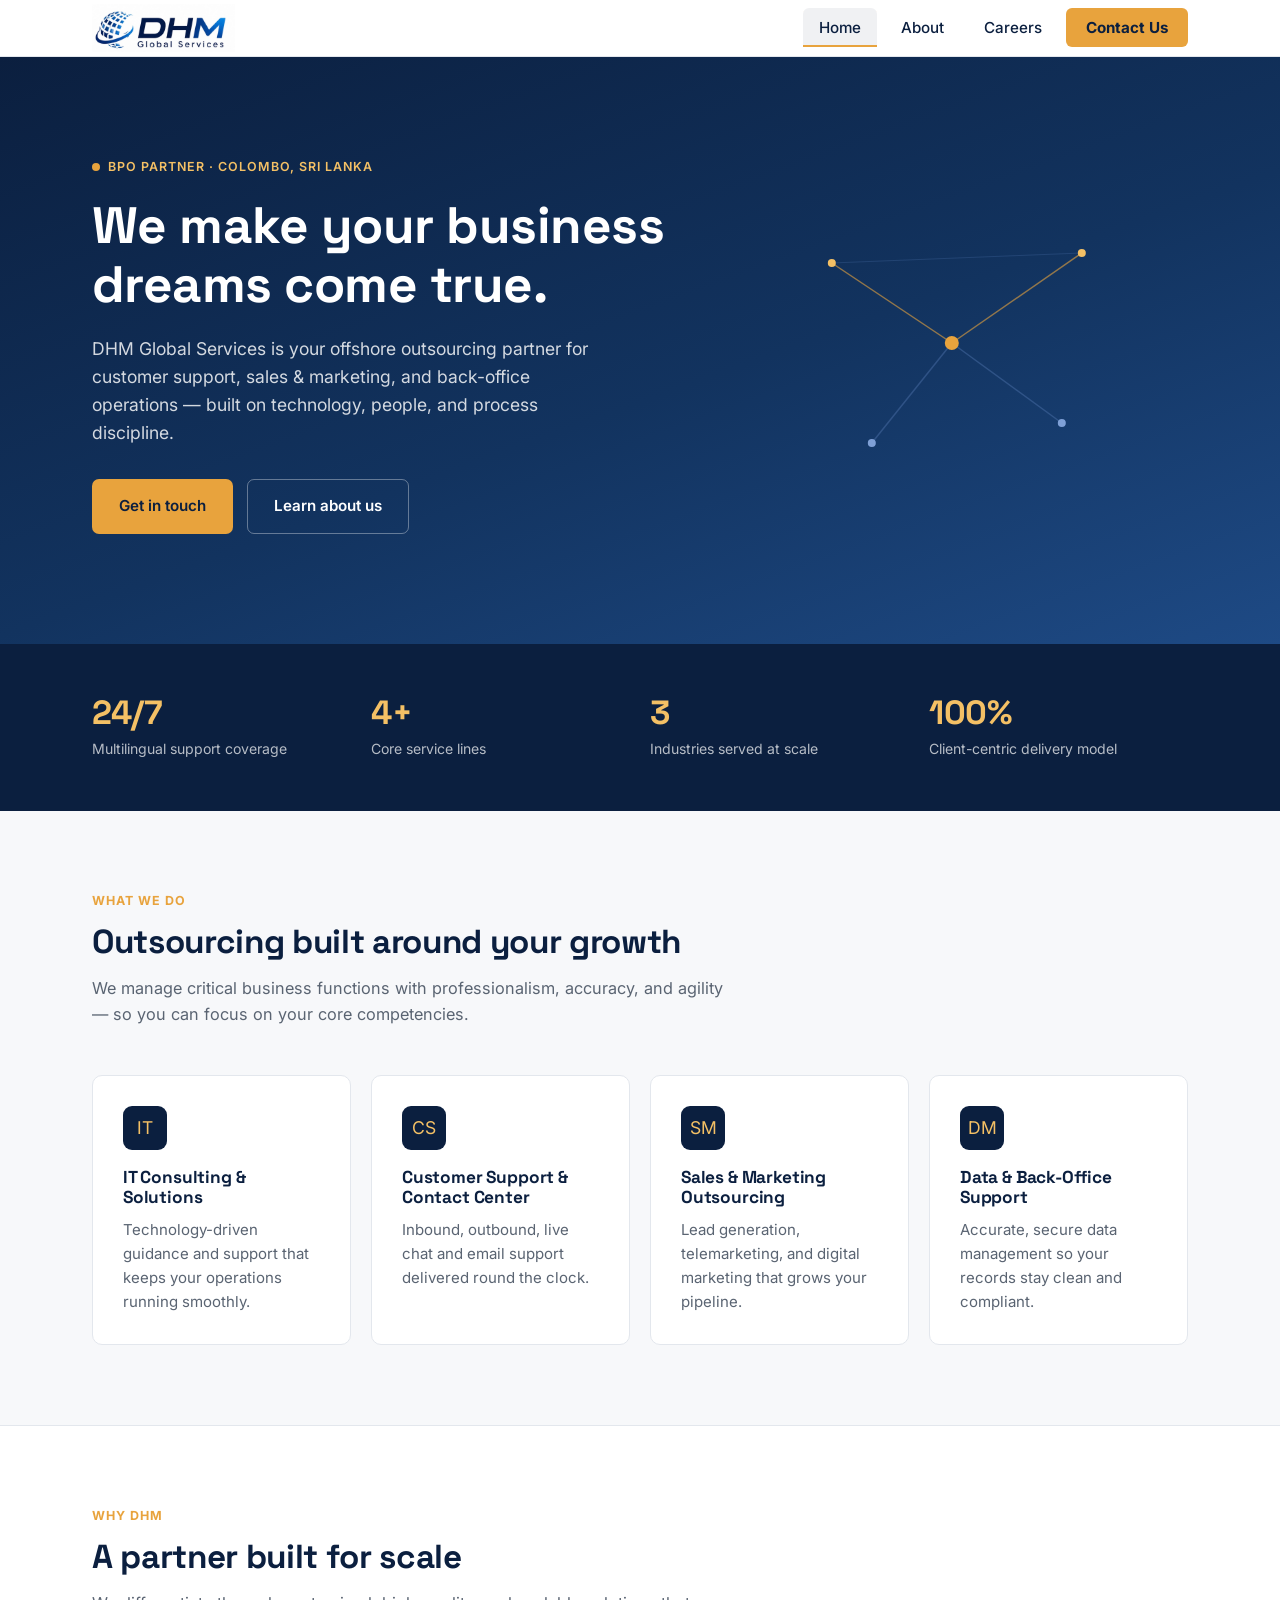
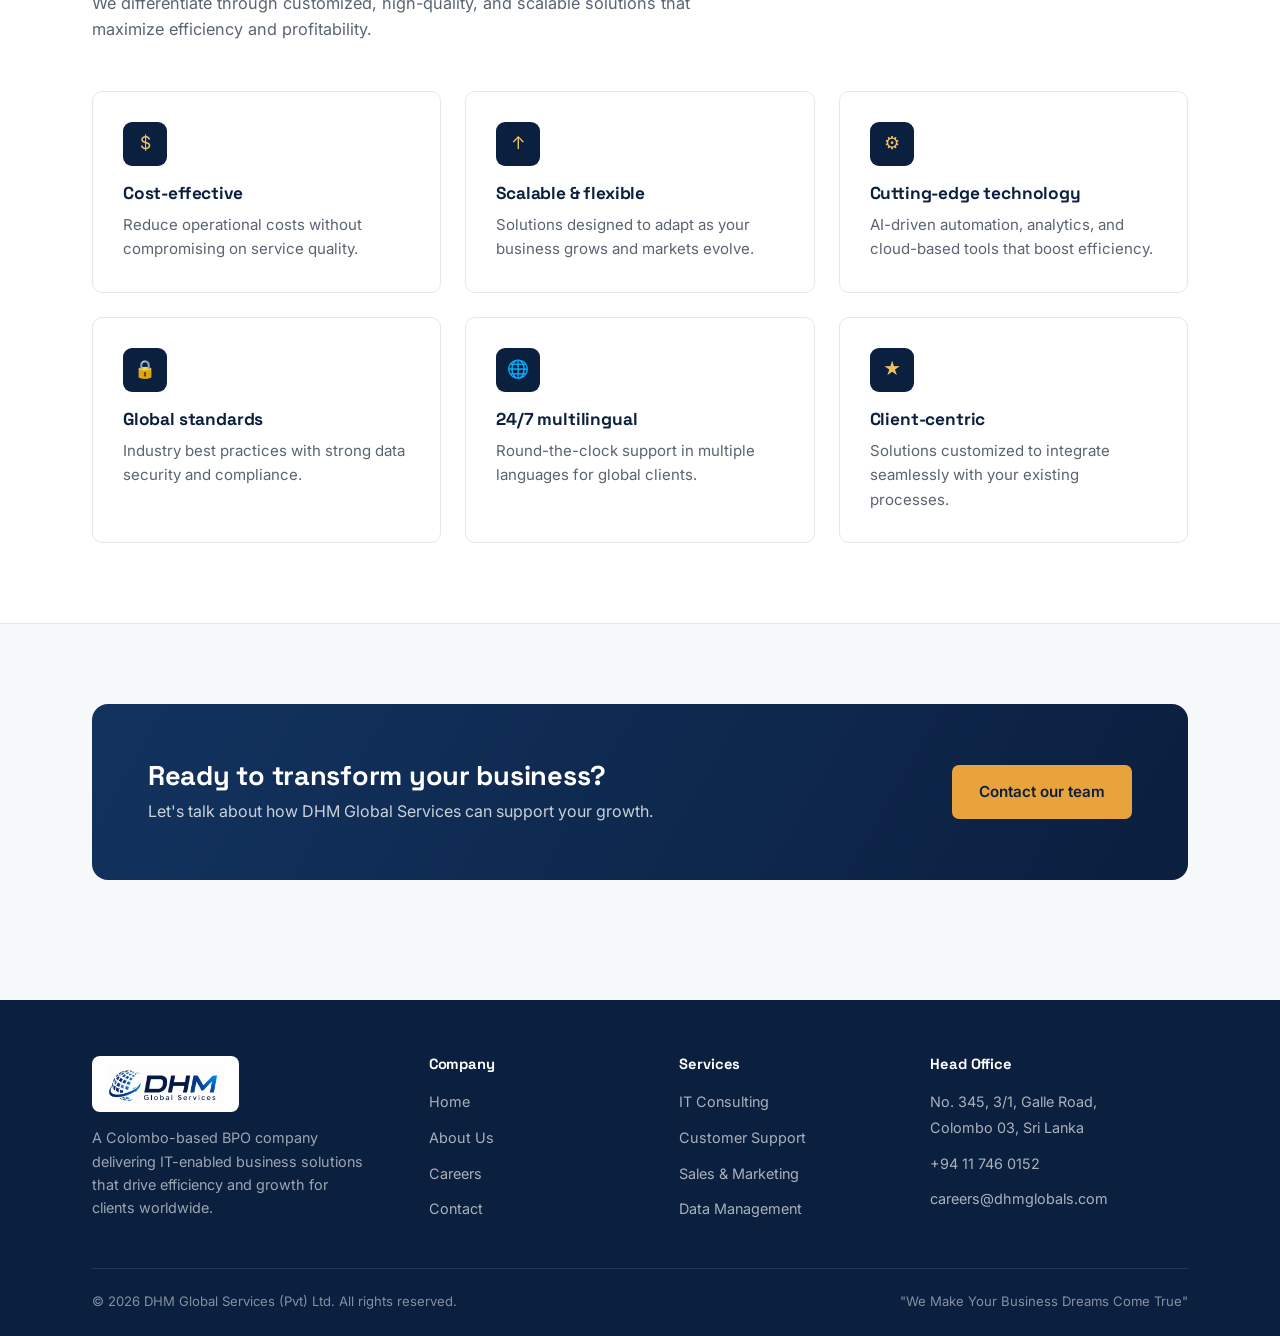
<file: index.html>
<!DOCTYPE html>
<html lang="en">
<head>
<meta charset="UTF-8">
<meta name="viewport" content="width=device-width, initial-scale=1.0">
<title>DHM Global Services (Pvt) Ltd | Business Process Outsourcing, Colombo</title>
<meta name="description" content="DHM Global Services (Pvt) Ltd is a Colombo-based BPO company delivering IT-enabled customer support, sales & marketing outsourcing, and back-office solutions worldwide.">
<link rel="preconnect" href="https://fonts.googleapis.com">
<link href="https://fonts.googleapis.com/css2?family=Space+Grotesk:wght@500;600;700&family=Inter:wght@400;500;600;700&display=swap" rel="stylesheet">
<link rel="stylesheet" href="/styles.css">
</head>
<body>

<header class="site-header">
  <div class="nav-wrap">
    <a href="/" class="logo">
      <img src="/logo.png" alt="DHM Global Services">
    </a>
    <button class="menu-toggle" aria-label="Toggle menu">&#9776;</button>
    <nav class="main-nav">
      <ul>
        <li><a href="/" class="active">Home</a></li>
        <li><a href="/about/">About</a></li>
        <li><a href="/careers/">Careers</a></li>
        <li><a href="/contact/" class="nav-cta">Contact Us</a></li>
      </ul>
    </nav>
  </div>
</header>

<section class="hero">
  <div class="container">
    <div class="hero-copy">
      <span class="hero-eyebrow">BPO Partner &middot; Colombo, Sri Lanka</span>
      <h1>We make your business dreams come true.</h1>
      <p class="lead">DHM Global Services is your offshore outsourcing partner for customer support, sales &amp; marketing, and back-office operations &mdash; built on technology, people, and process discipline.</p>
      <div class="btn-row">
        <a href="/contact/" class="btn btn-primary">Get in touch</a>
        <a href="/about/" class="btn btn-outline">Learn about us</a>
      </div>
    </div>
    <div class="network-graphic" aria-hidden="true">
      <svg viewBox="0 0 400 340" fill="none">
        <line class="line-draw" x1="80" y1="90" x2="200" y2="170" stroke="#E8A33D" stroke-width="1.5" opacity="0.6"/>
        <line class="line-draw" x1="200" y1="170" x2="330" y2="80" stroke="#E8A33D" stroke-width="1.5" opacity="0.6"/>
        <line class="line-draw" x1="200" y1="170" x2="120" y2="270" stroke="#4A6FA5" stroke-width="1.5" opacity="0.5"/>
        <line class="line-draw" x1="200" y1="170" x2="310" y2="250" stroke="#4A6FA5" stroke-width="1.5" opacity="0.5"/>
        <line class="line-draw" x1="80" y1="90" x2="330" y2="80" stroke="#4A6FA5" stroke-width="1" opacity="0.3"/>
        <circle class="node" cx="200" cy="170" r="7" fill="#E8A33D"/>
        <circle class="node" cx="80" cy="90" r="4" fill="#F4C065"/>
        <circle class="node" cx="330" cy="80" r="4" fill="#F4C065"/>
        <circle class="node" cx="120" cy="270" r="4" fill="#7FA0D6"/>
        <circle class="node" cx="310" cy="250" r="4" fill="#7FA0D6"/>
      </svg>
    </div>
  </div>
</section>

<div class="stats-strip">
  <div class="container grid-4">
    <div class="stat"><h3>24/7</h3><p>Multilingual support coverage</p></div>
    <div class="stat"><h3>4+</h3><p>Core service lines</p></div>
    <div class="stat"><h3>3</h3><p>Industries served at scale</p></div>
    <div class="stat"><h3>100%</h3><p>Client-centric delivery model</p></div>
  </div>
</div>

<section>
  <div class="container">
    <div class="section-head">
      <span class="eyebrow">What we do</span>
      <h2>Outsourcing built around your growth</h2>
      <p>We manage critical business functions with professionalism, accuracy, and agility &mdash; so you can focus on your core competencies.</p>
    </div>
    <div class="grid-4">
      <div class="card">
        <div class="icon-badge">IT</div>
        <h3>IT Consulting &amp; Solutions</h3>
        <p>Technology-driven guidance and support that keeps your operations running smoothly.</p>
      </div>
      <div class="card">
        <div class="icon-badge">CS</div>
        <h3>Customer Support &amp; Contact Center</h3>
        <p>Inbound, outbound, live chat and email support delivered round the clock.</p>
      </div>
      <div class="card">
        <div class="icon-badge">SM</div>
        <h3>Sales &amp; Marketing Outsourcing</h3>
        <p>Lead generation, telemarketing, and digital marketing that grows your pipeline.</p>
      </div>
      <div class="card">
        <div class="icon-badge">DM</div>
        <h3>Data &amp; Back-Office Support</h3>
        <p>Accurate, secure data management so your records stay clean and compliant.</p>
      </div>
    </div>
  </div>
</section>

<section class="section-alt">
  <div class="container">
    <div class="section-head">
      <span class="eyebrow">Why DHM</span>
      <h2>A partner built for scale</h2>
      <p>We differentiate through customized, high-quality, and scalable solutions that maximize efficiency and profitability.</p>
    </div>
    <div class="grid-3">
      <div class="card">
        <div class="icon-badge">$</div>
        <h3>Cost-effective</h3>
        <p>Reduce operational costs without compromising on service quality.</p>
      </div>
      <div class="card">
        <div class="icon-badge">&#8593;</div>
        <h3>Scalable &amp; flexible</h3>
        <p>Solutions designed to adapt as your business grows and markets evolve.</p>
      </div>
      <div class="card">
        <div class="icon-badge">&#9881;</div>
        <h3>Cutting-edge technology</h3>
        <p>AI-driven automation, analytics, and cloud-based tools that boost efficiency.</p>
      </div>
      <div class="card">
        <div class="icon-badge">&#128274;</div>
        <h3>Global standards</h3>
        <p>Industry best practices with strong data security and compliance.</p>
      </div>
      <div class="card">
        <div class="icon-badge">&#127760;</div>
        <h3>24/7 multilingual</h3>
        <p>Round-the-clock support in multiple languages for global clients.</p>
      </div>
      <div class="card">
        <div class="icon-badge">&#9733;</div>
        <h3>Client-centric</h3>
        <p>Solutions customized to integrate seamlessly with your existing processes.</p>
      </div>
    </div>
  </div>
</section>

<section>
  <div class="container">
    <div class="cta-band">
      <div>
        <h2>Ready to transform your business?</h2>
        <p>Let's talk about how DHM Global Services can support your growth.</p>
      </div>
      <a href="/contact/" class="btn btn-primary">Contact our team</a>
    </div>
  </div>
</section>

<footer class="site-footer">
  <div class="container">
    <div class="footer-grid">
      <div class="footer-brand">
        <a href="/" class="logo">
          <img src="/logo.png" alt="DHM Global Services">
        </a>
        <p>A Colombo-based BPO company delivering IT-enabled business solutions that drive efficiency and growth for clients worldwide.</p>
      </div>
      <div class="footer-col">
        <h4>Company</h4>
        <ul>
          <li><a href="/">Home</a></li>
          <li><a href="/about/">About Us</a></li>
          <li><a href="/careers/">Careers</a></li>
          <li><a href="/contact/">Contact</a></li>
        </ul>
      </div>
      <div class="footer-col">
        <h4>Services</h4>
        <ul>
          <li><a href="/about/#services">IT Consulting</a></li>
          <li><a href="/about/#services">Customer Support</a></li>
          <li><a href="/about/#services">Sales &amp; Marketing</a></li>
          <li><a href="/about/#services">Data Management</a></li>
        </ul>
      </div>
      <div class="footer-col">
        <h4>Head Office</h4>
        <ul>
          <li><a href="/contact/">No. 345, 3/1, Galle Road,<br>Colombo 03, Sri Lanka</a></li>
          <li><a href="tel:117460152">+94 11 746 0152</a></li>
          <li><a href="mailto:careers@dhmglobals.com">careers@dhmglobals.com</a></li>
        </ul>
      </div>
    </div>
    <div class="footer-bottom">
      <span>&copy; 2026 DHM Global Services (Pvt) Ltd. All rights reserved.</span>
      <span>"We Make Your Business Dreams Come True"</span>
    </div>
  </div>
</footer>

<script src="/script.js"></script>
</body>
</html>
</file>
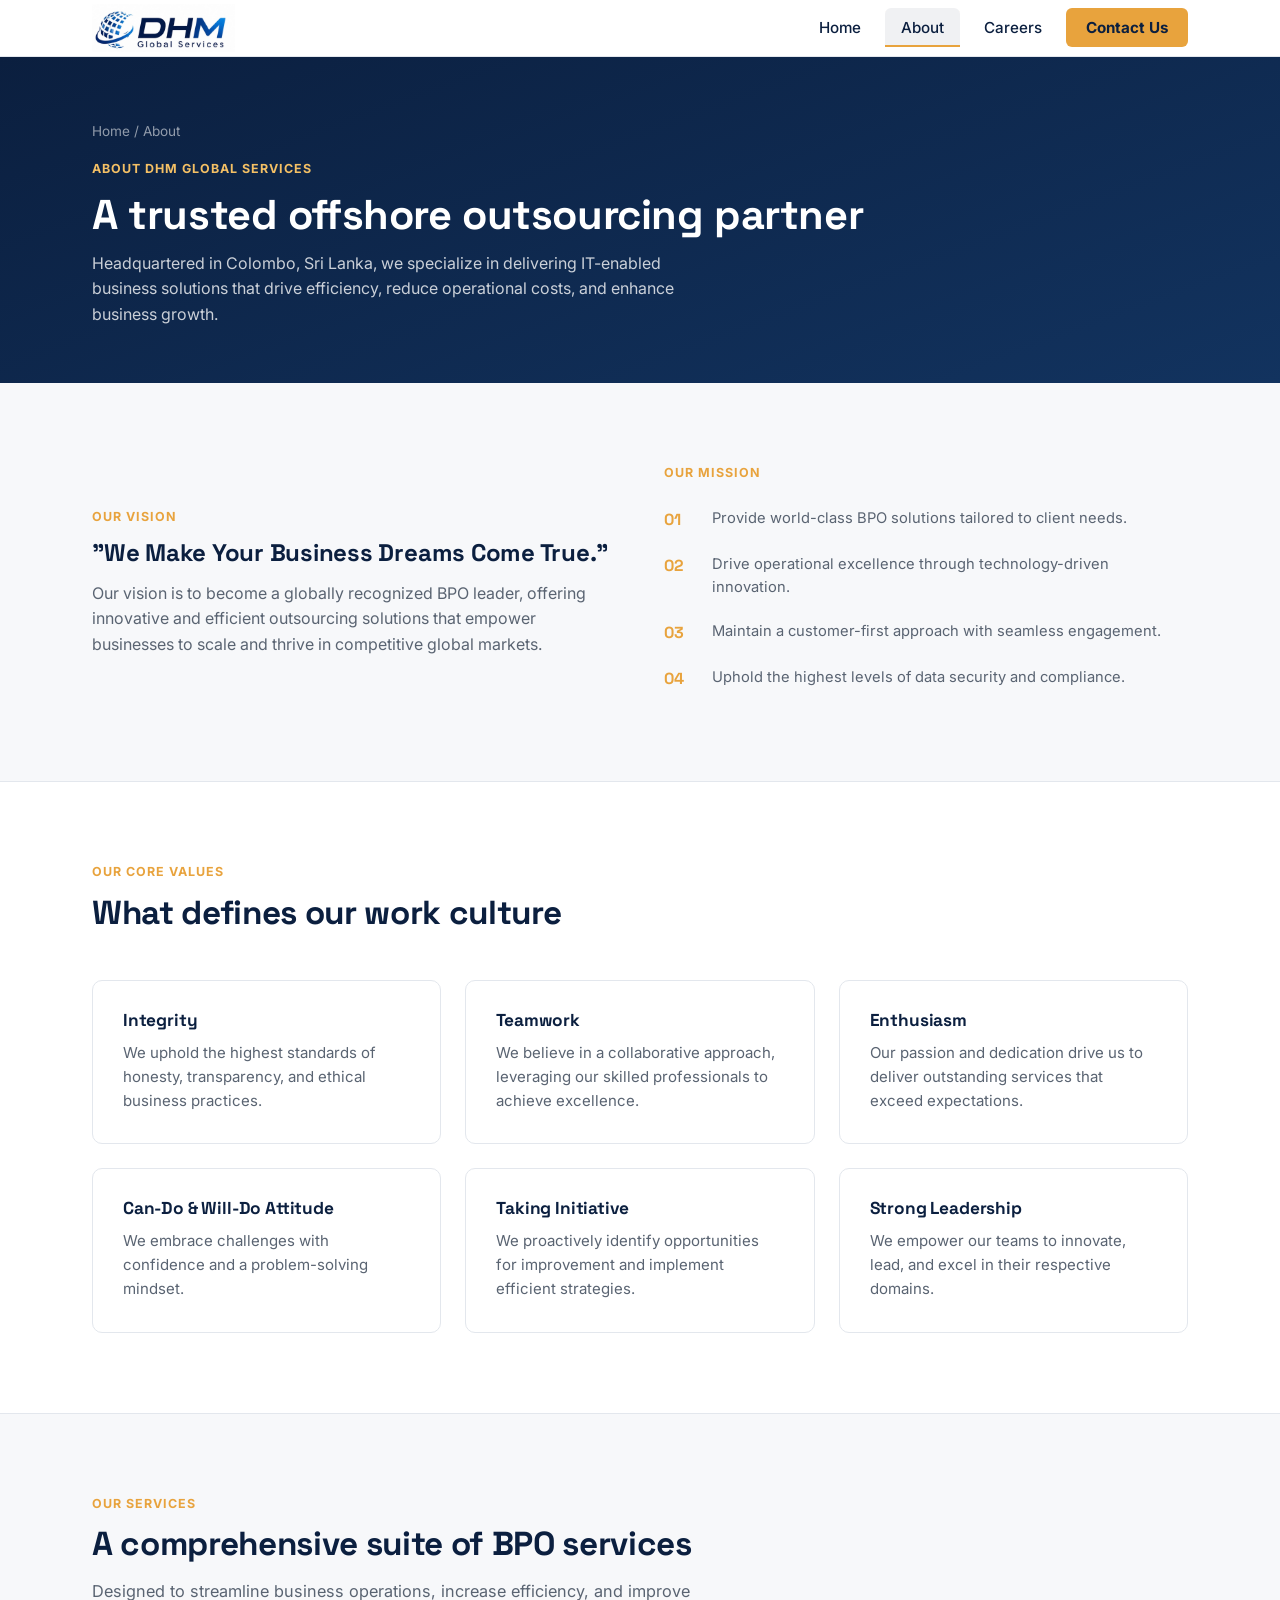
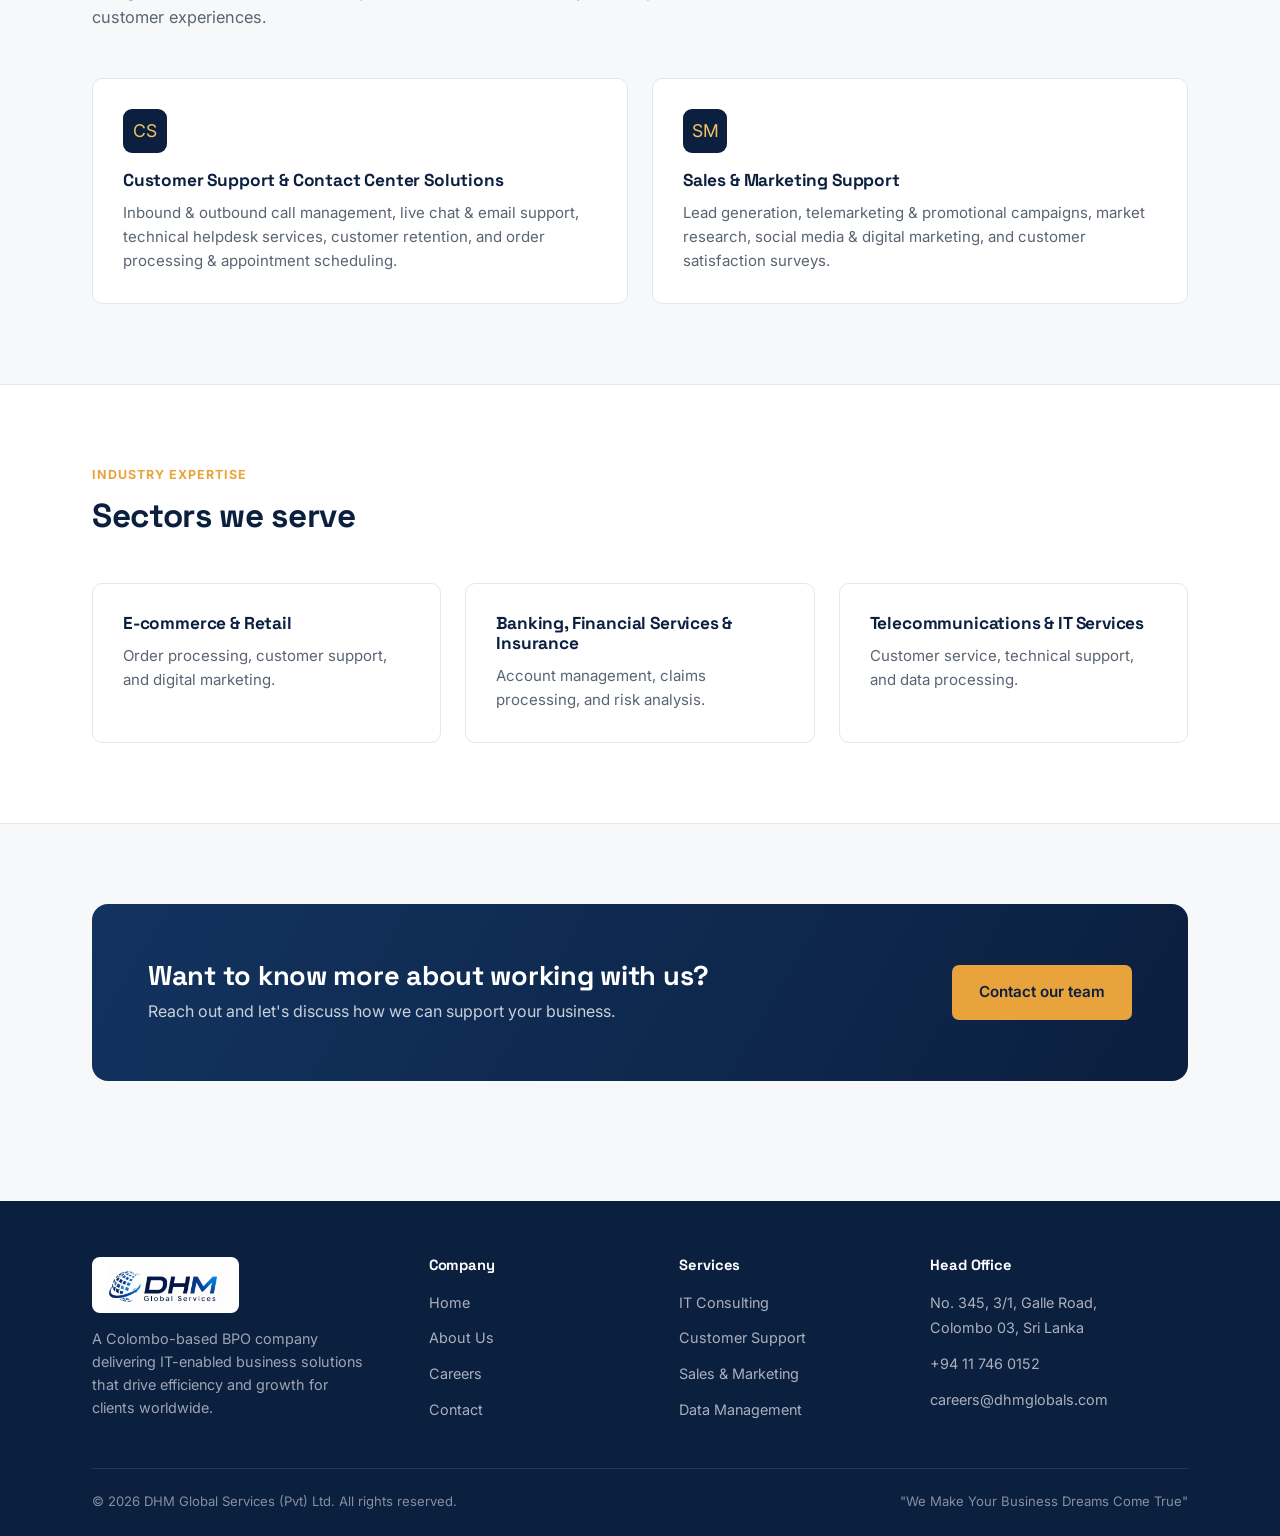
<file: about/index.html>
<!DOCTYPE html>
<html lang="en">
<head>
<meta charset="UTF-8">
<meta name="viewport" content="width=device-width, initial-scale=1.0">
<title>About Us | DHM Global Services (Pvt) Ltd</title>
<meta name="description" content="Learn about DHM Global Services' vision, mission, core values and services as a leading BPO company based in Colombo, Sri Lanka.">
<link rel="preconnect" href="https://fonts.googleapis.com">
<link href="https://fonts.googleapis.com/css2?family=Space+Grotesk:wght@500;600;700&family=Inter:wght@400;500;600;700&display=swap" rel="stylesheet">
<link rel="stylesheet" href="/styles.css">
</head>
<body>

<header class="site-header">
  <div class="nav-wrap">
    <a href="/" class="logo">
      <img src="/logo.png" alt="DHM Global Services">
    </a>
    <button class="menu-toggle" aria-label="Toggle menu">&#9776;</button>
    <nav class="main-nav">
      <ul>
        <li><a href="/">Home</a></li>
        <li><a href="/about/" class="active">About</a></li>
        <li><a href="/careers/">Careers</a></li>
        <li><a href="/contact/" class="nav-cta">Contact Us</a></li>
      </ul>
    </nav>
  </div>
</header>

<section class="page-hero">
  <div class="container">
    <div class="breadcrumb"><a href="/">Home</a> / About</div>
    <span class="eyebrow">About DHM Global Services</span>
    <h1>A trusted offshore outsourcing partner</h1>
    <p>Headquartered in Colombo, Sri Lanka, we specialize in delivering IT-enabled business solutions that drive efficiency, reduce operational costs, and enhance business growth.</p>
  </div>
</section>

<section>
  <div class="container">
    <div class="about-hero-grid">
      <div>
        <span class="eyebrow">Our vision</span>
        <h2>"We Make Your Business Dreams Come True."</h2>
        <p style="color:var(--text-muted);margin-top:14px;">Our vision is to become a globally recognized BPO leader, offering innovative and efficient outsourcing solutions that empower businesses to scale and thrive in competitive global markets.</p>
      </div>
      <div>
        <span class="eyebrow">Our mission</span>
        <ul style="margin-top:14px;">
          <li class="value-item" style="border:none;padding:10px 0;"><span class="num">01</span><p style="color:var(--text-muted);">Provide world-class BPO solutions tailored to client needs.</p></li>
          <li class="value-item" style="border:none;padding:10px 0;"><span class="num">02</span><p style="color:var(--text-muted);">Drive operational excellence through technology-driven innovation.</p></li>
          <li class="value-item" style="border:none;padding:10px 0;"><span class="num">03</span><p style="color:var(--text-muted);">Maintain a customer-first approach with seamless engagement.</p></li>
          <li class="value-item" style="border:none;padding:10px 0;"><span class="num">04</span><p style="color:var(--text-muted);">Uphold the highest levels of data security and compliance.</p></li>
        </ul>
      </div>
    </div>
  </div>
</section>

<section class="section-alt">
  <div class="container">
    <div class="section-head">
      <span class="eyebrow">Our core values</span>
      <h2>What defines our work culture</h2>
    </div>
    <div class="grid-3">
      <div class="card"><h3>Integrity</h3><p>We uphold the highest standards of honesty, transparency, and ethical business practices.</p></div>
      <div class="card"><h3>Teamwork</h3><p>We believe in a collaborative approach, leveraging our skilled professionals to achieve excellence.</p></div>
      <div class="card"><h3>Enthusiasm</h3><p>Our passion and dedication drive us to deliver outstanding services that exceed expectations.</p></div>
      <div class="card"><h3>Can-Do &amp; Will-Do Attitude</h3><p>We embrace challenges with confidence and a problem-solving mindset.</p></div>
      <div class="card"><h3>Taking Initiative</h3><p>We proactively identify opportunities for improvement and implement efficient strategies.</p></div>
      <div class="card"><h3>Strong Leadership</h3><p>We empower our teams to innovate, lead, and excel in their respective domains.</p></div>
    </div>
  </div>
</section>

<section id="services">
  <div class="container">
    <div class="section-head">
      <span class="eyebrow">Our services</span>
      <h2>A comprehensive suite of BPO services</h2>
      <p>Designed to streamline business operations, increase efficiency, and improve customer experiences.</p>
    </div>
    <div class="grid-2">
      <div class="card">
        <div class="icon-badge">CS</div>
        <h3>Customer Support &amp; Contact Center Solutions</h3>
        <p>Inbound &amp; outbound call management, live chat &amp; email support, technical helpdesk services, customer retention, and order processing &amp; appointment scheduling.</p>
      </div>
      <div class="card">
        <div class="icon-badge">SM</div>
        <h3>Sales &amp; Marketing Support</h3>
        <p>Lead generation, telemarketing &amp; promotional campaigns, market research, social media &amp; digital marketing, and customer satisfaction surveys.</p>
      </div>
    </div>
  </div>
</section>

<section class="section-alt">
  <div class="container">
    <div class="section-head">
      <span class="eyebrow">Industry expertise</span>
      <h2>Sectors we serve</h2>
    </div>
    <div class="grid-3">
      <div class="card">
        <h3>E-commerce &amp; Retail</h3>
        <p>Order processing, customer support, and digital marketing.</p>
      </div>
      <div class="card">
        <h3>Banking, Financial Services &amp; Insurance</h3>
        <p>Account management, claims processing, and risk analysis.</p>
      </div>
      <div class="card">
        <h3>Telecommunications &amp; IT Services</h3>
        <p>Customer service, technical support, and data processing.</p>
      </div>
    </div>
  </div>
</section>

<section>
  <div class="container">
    <div class="cta-band">
      <div>
        <h2>Want to know more about working with us?</h2>
        <p>Reach out and let's discuss how we can support your business.</p>
      </div>
      <a href="/contact/" class="btn btn-primary">Contact our team</a>
    </div>
  </div>
</section>

<footer class="site-footer">
  <div class="container">
    <div class="footer-grid">
      <div class="footer-brand">
        <a href="/" class="logo">
          <img src="/logo.png" alt="DHM Global Services">
        </a>
        <p>A Colombo-based BPO company delivering IT-enabled business solutions that drive efficiency and growth for clients worldwide.</p>
      </div>
      <div class="footer-col">
        <h4>Company</h4>
        <ul>
          <li><a href="/">Home</a></li>
          <li><a href="/about/">About Us</a></li>
          <li><a href="/careers/">Careers</a></li>
          <li><a href="/contact/">Contact</a></li>
        </ul>
      </div>
      <div class="footer-col">
        <h4>Services</h4>
        <ul>
          <li><a href="/about/#services">IT Consulting</a></li>
          <li><a href="/about/#services">Customer Support</a></li>
          <li><a href="/about/#services">Sales &amp; Marketing</a></li>
          <li><a href="/about/#services">Data Management</a></li>
        </ul>
      </div>
      <div class="footer-col">
        <h4>Head Office</h4>
        <ul>
          <li><a href="/contact/">No. 345, 3/1, Galle Road,<br>Colombo 03, Sri Lanka</a></li>
          <li><a href="tel:117460152">+94 11 746 0152</a></li>
          <li><a href="mailto:careers@dhmglobals.com">careers@dhmglobals.com</a></li>
        </ul>
      </div>
    </div>
    <div class="footer-bottom">
      <span>&copy; 2026 DHM Global Services (Pvt) Ltd. All rights reserved.</span>
      <span>"We Make Your Business Dreams Come True"</span>
    </div>
  </div>
</footer>

<script src="/script.js"></script>
</body>
</html>
</file>
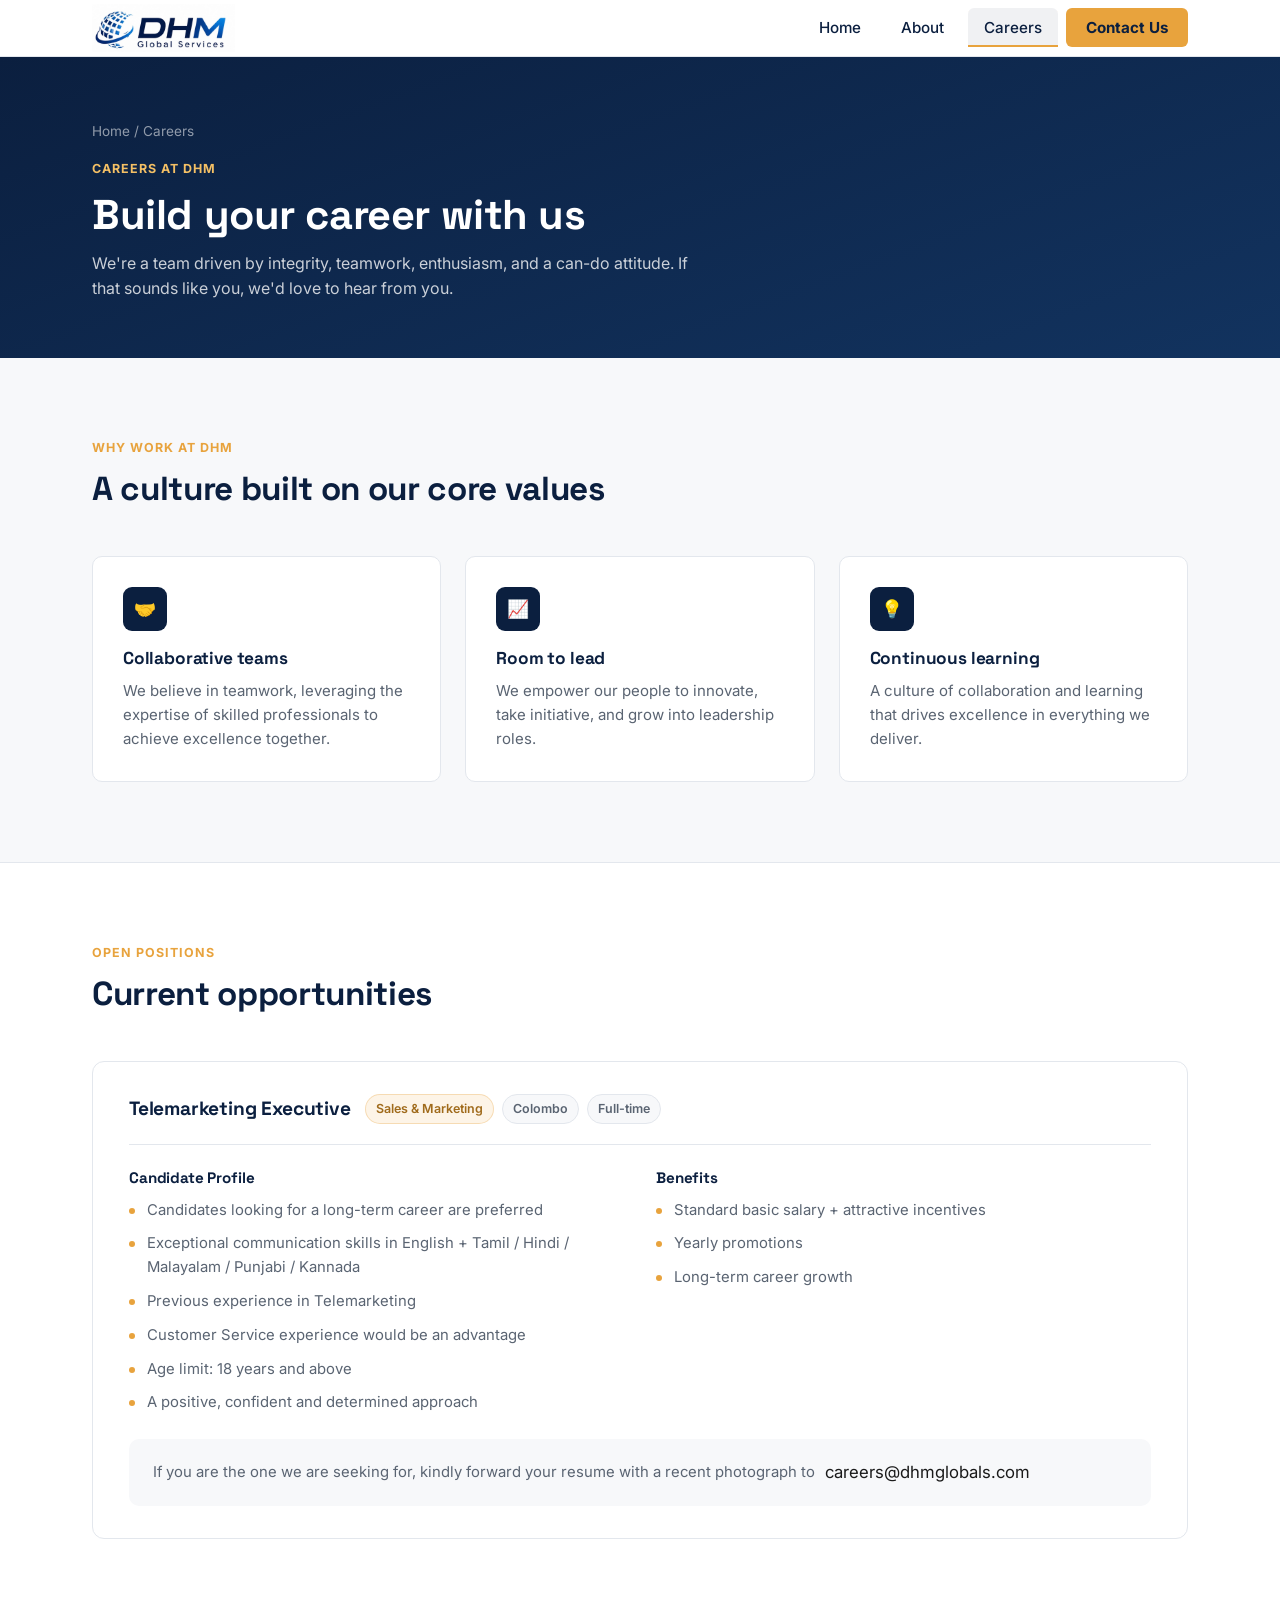
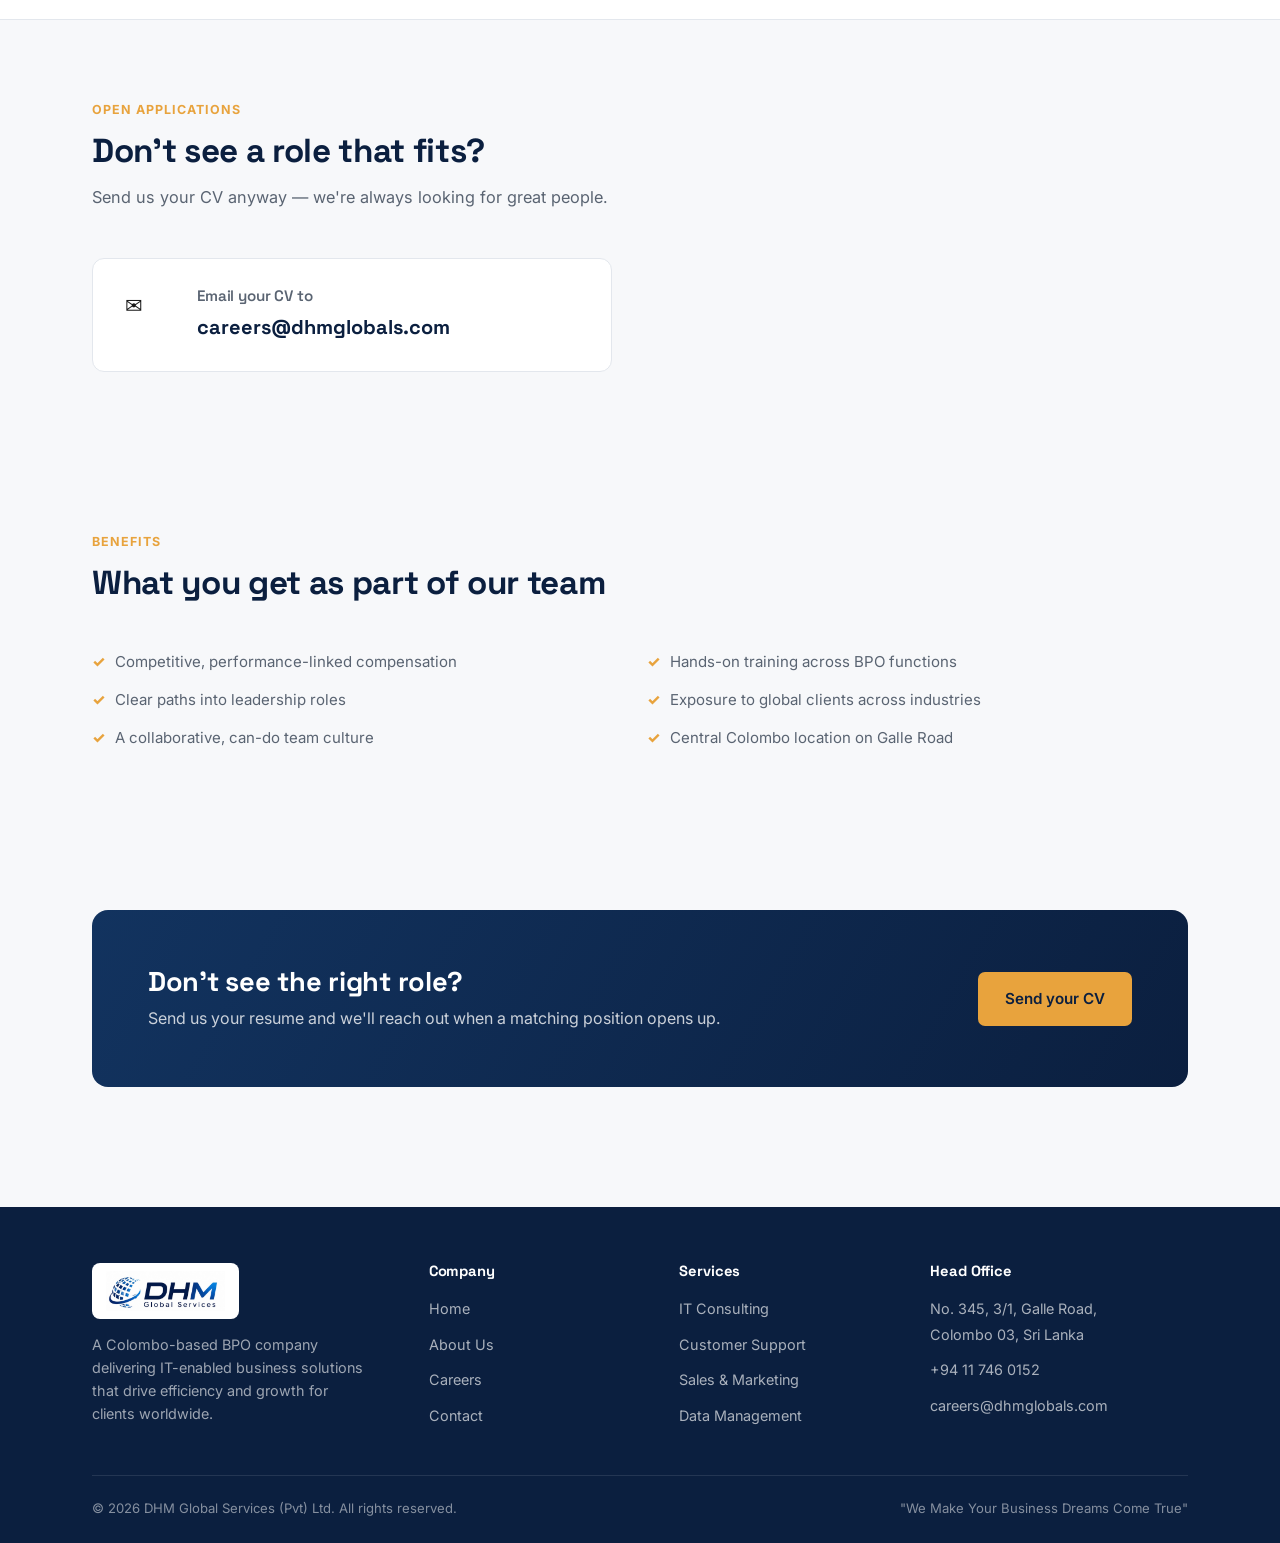
<file: careers/index.html>
<!DOCTYPE html>
<html lang="en">
<head>
<meta charset="UTF-8">
<meta name="viewport" content="width=device-width, initial-scale=1.0">
<title>Careers | DHM Global Services (Pvt) Ltd</title>
<meta name="description" content="Explore career opportunities at DHM Global Services, a growing BPO company in Colombo, Sri Lanka. Join a team driven by integrity, teamwork and innovation.">
<link rel="preconnect" href="https://fonts.googleapis.com">
<link href="https://fonts.googleapis.com/css2?family=Space+Grotesk:wght@500;600;700&family=Inter:wght@400;500;600;700&display=swap" rel="stylesheet">
<link rel="stylesheet" href="/styles.css">
</head>
<body>

<header class="site-header">
  <div class="nav-wrap">
    <a href="/" class="logo">
      <img src="/logo.png" alt="DHM Global Services">
    </a>
    <button class="menu-toggle" aria-label="Toggle menu">&#9776;</button>
    <nav class="main-nav">
      <ul>
        <li><a href="/">Home</a></li>
        <li><a href="/about/">About</a></li>
        <li><a href="/careers/" class="active">Careers</a></li>
        <li><a href="/contact/" class="nav-cta">Contact Us</a></li>
      </ul>
    </nav>
  </div>
</header>

<section class="page-hero">
  <div class="container">
    <div class="breadcrumb"><a href="/">Home</a> / Careers</div>
    <span class="eyebrow">Careers at DHM</span>
    <h1>Build your career with us</h1>
    <p>We're a team driven by integrity, teamwork, enthusiasm, and a can-do attitude. If that sounds like you, we'd love to hear from you.</p>
  </div>
</section>

<section>
  <div class="container">
    <div class="section-head">
      <span class="eyebrow">Why work at DHM</span>
      <h2>A culture built on our core values</h2>
    </div>
    <div class="grid-3">
      <div class="card">
        <div class="icon-badge">&#129309;</div>
        <h3>Collaborative teams</h3>
        <p>We believe in teamwork, leveraging the expertise of skilled professionals to achieve excellence together.</p>
      </div>
      <div class="card">
        <div class="icon-badge">&#128200;</div>
        <h3>Room to lead</h3>
        <p>We empower our people to innovate, take initiative, and grow into leadership roles.</p>
      </div>
      <div class="card">
        <div class="icon-badge">&#128161;</div>
        <h3>Continuous learning</h3>
        <p>A culture of collaboration and learning that drives excellence in everything we deliver.</p>
      </div>
    </div>
  </div>
</section>

<section class="section-alt">
  <div class="container">
    <div class="section-head">
      <span class="eyebrow">Open positions</span>
      <h2>Current opportunities</h2>
    </div>

    <div class="job-detail-card">
      <div class="job-detail-head">
        <h3>Telemarketing Executive</h3>
        <div class="job-tags">
          <span class="tag dept">Sales &amp; Marketing</span>
          <span class="tag">Colombo</span>
          <span class="tag">Full-time</span>
        </div>
      </div>

      <div class="job-detail-grid">
        <div>
          <h4>Candidate Profile</h4>
          <ul class="job-list">
            <li>Candidates looking for a long-term career are preferred</li>
            <li>Exceptional communication skills in English + Tamil / Hindi / Malayalam / Punjabi / Kannada</li>
            <li>Previous experience in Telemarketing</li>
            <li>Customer Service experience would be an advantage</li>
            <li>Age limit: 18 years and above</li>
            <li>A positive, confident and determined approach</li>
          </ul>
        </div>
        <div>
          <h4>Benefits</h4>
          <ul class="job-list">
            <li>Standard basic salary + attractive incentives</li>
            <li>Yearly promotions</li>
            <li>Long-term career growth</li>
          </ul>
        </div>
      </div>

      <div class="job-detail-apply">
        <p>If you are the one we are seeking for, kindly forward your resume with a recent photograph to</p>
        <a href="mailto:careers@dhmglobals.com" class="cv-email">careers@dhmglobals.com</a>
      </div>
    </div>
  </div>
</section>

<section>
  <div class="container">
    <div class="section-head">
      <span class="eyebrow">Open applications</span>
      <h2>Don't see a role that fits?</h2>
      <p>Send us your CV anyway &mdash; we're always looking for great people.</p>
    </div>

    <div class="cv-email-card">
      <div class="icon-badge">&#9993;</div>
      <div>
        <h4>Email your CV to</h4>
        <a href="mailto:careers@dhmglobals.com" class="cv-email">careers@dhmglobals.com</a>
      </div>
    </div>
  </div>
</section>

<section>
  <div class="container">
    <div class="section-head">
      <span class="eyebrow">Benefits</span>
      <h2>What you get as part of our team</h2>
    </div>
    <ul class="perk-list">
      <li>Competitive, performance-linked compensation</li>
      <li>Hands-on training across BPO functions</li>
      <li>Clear paths into leadership roles</li>
      <li>Exposure to global clients across industries</li>
      <li>A collaborative, can-do team culture</li>
      <li>Central Colombo location on Galle Road</li>
    </ul>
  </div>
</section>

<section>
  <div class="container">
    <div class="cta-band">
      <div>
        <h2>Don't see the right role?</h2>
        <p>Send us your resume and we'll reach out when a matching position opens up.</p>
      </div>
      <a href="/contact/" class="btn btn-primary">Send your CV</a>
    </div>
  </div>
</section>

<footer class="site-footer">
  <div class="container">
    <div class="footer-grid">
      <div class="footer-brand">
        <a href="/" class="logo">
          <img src="/logo.png" alt="DHM Global Services">
        </a>
        <p>A Colombo-based BPO company delivering IT-enabled business solutions that drive efficiency and growth for clients worldwide.</p>
      </div>
      <div class="footer-col">
        <h4>Company</h4>
        <ul>
          <li><a href="/">Home</a></li>
          <li><a href="/about/">About Us</a></li>
          <li><a href="/careers/">Careers</a></li>
          <li><a href="/contact/">Contact</a></li>
        </ul>
      </div>
      <div class="footer-col">
        <h4>Services</h4>
        <ul>
          <li><a href="/about/#services">IT Consulting</a></li>
          <li><a href="/about/#services">Customer Support</a></li>
          <li><a href="/about/#services">Sales &amp; Marketing</a></li>
          <li><a href="/about/#services">Data Management</a></li>
        </ul>
      </div>
      <div class="footer-col">
        <h4>Head Office</h4>
        <ul>
          <li><a href="/contact/">No. 345, 3/1, Galle Road,<br>Colombo 03, Sri Lanka</a></li>
          <li><a href="tel:117460152">+94 11 746 0152</a></li>
          <li><a href="mailto:careers@dhmglobals.com">careers@dhmglobals.com</a></li>
        </ul>
      </div>
    </div>
    <div class="footer-bottom">
      <span>&copy; 2026 DHM Global Services (Pvt) Ltd. All rights reserved.</span>
      <span>"We Make Your Business Dreams Come True"</span>
    </div>
  </div>
</footer>

<script src="/script.js"></script>
</body>
</html>
</file>
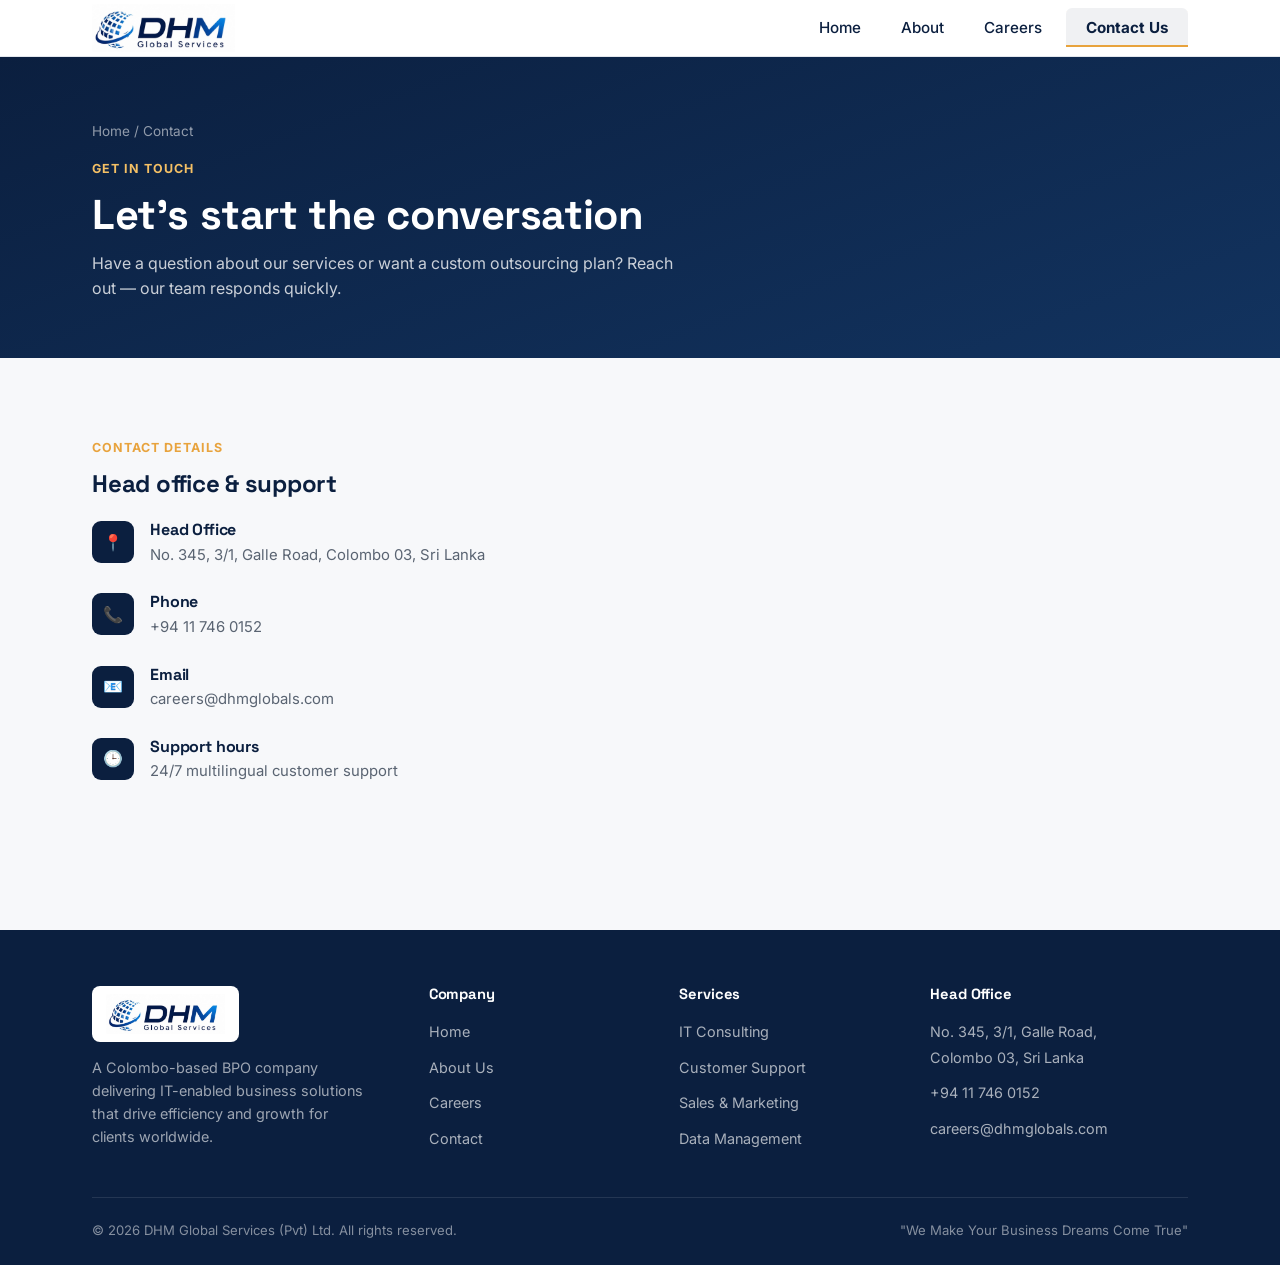
<file: contact/index.html>
<!DOCTYPE html>
<html lang="en">
<head>
<meta charset="UTF-8">
<meta name="viewport" content="width=device-width, initial-scale=1.0">
<title>Contact Us | DHM Global Services (Pvt) Ltd</title>
<meta name="description" content="Get in touch with DHM Global Services (Pvt) Ltd, Colombo. Reach our team for BPO, customer support, and outsourcing enquiries.">
<link rel="preconnect" href="https://fonts.googleapis.com">
<link href="https://fonts.googleapis.com/css2?family=Space+Grotesk:wght@500;600;700&family=Inter:wght@400;500;600;700&display=swap" rel="stylesheet">
<link rel="stylesheet" href="/styles.css">
</head>
<body>

<header class="site-header">
  <div class="nav-wrap">
    <a href="/" class="logo">
      <img src="/logo.png" alt="DHM Global Services">
    </a>
    <button class="menu-toggle" aria-label="Toggle menu">&#9776;</button>
    <nav class="main-nav">
      <ul>
        <li><a href="/">Home</a></li>
        <li><a href="/about/">About</a></li>
        <li><a href="/careers/">Careers</a></li>
        <li><a href="/contact/" class="nav-cta active">Contact Us</a></li>
      </ul>
    </nav>
  </div>
</header>

<section class="page-hero">
  <div class="container">
    <div class="breadcrumb"><a href="/">Home</a> / Contact</div>
    <span class="eyebrow">Get in touch</span>
    <h1>Let's start the conversation</h1>
    <p>Have a question about our services or want a custom outsourcing plan? Reach out &mdash; our team responds quickly.</p>
  </div>
</section>

<section>
  <div class="container">
    <div class="contact-grid">
      <div>
        <span class="eyebrow">Contact details</span>
        <h2 style="margin-bottom:24px;">Head office &amp; support</h2>

        <div class="contact-info-item">
          <div class="icon-badge">&#128205;</div>
          <div>
            <h4>Head Office</h4>
            <p>No. 345, 3/1, Galle Road, Colombo 03, Sri Lanka</p>
          </div>
        </div>

        <div class="contact-info-item">
          <div class="icon-badge">&#128222;</div>
          <div>
            <h4>Phone</h4>
            <p><a href="tel:117460152">+94 11 746 0152</a></p>
          </div>
        </div>

        <div class="contact-info-item">
          <div class="icon-badge">&#128231;</div>
          <div>
            <h4>Email</h4>
            <p><a href="mailto:careers@dhmglobals.com">careers@dhmglobals.com</a></p>
          </div>
        </div>

        <div class="contact-info-item">
          <div class="icon-badge">&#128338;</div>
          <div>
            <h4>Support hours</h4>
            <p>24/7 multilingual customer support</p>
          </div>
        </div>

      </div>
    </div>
  </div>
</section>

<footer class="site-footer">
  <div class="container">
    <div class="footer-grid">
      <div class="footer-brand">
        <a href="/" class="logo">
          <img src="/logo.png" alt="DHM Global Services">
        </a>
        <p>A Colombo-based BPO company delivering IT-enabled business solutions that drive efficiency and growth for clients worldwide.</p>
      </div>
      <div class="footer-col">
        <h4>Company</h4>
        <ul>
          <li><a href="/">Home</a></li>
          <li><a href="/about/">About Us</a></li>
          <li><a href="/careers/">Careers</a></li>
          <li><a href="/contact/">Contact</a></li>
        </ul>
      </div>
      <div class="footer-col">
        <h4>Services</h4>
        <ul>
          <li><a href="/about/#services">IT Consulting</a></li>
          <li><a href="/about/#services">Customer Support</a></li>
          <li><a href="/about/#services">Sales &amp; Marketing</a></li>
          <li><a href="/about/#services">Data Management</a></li>
        </ul>
      </div>
      <div class="footer-col">
        <h4>Head Office</h4>
        <ul>
          <li><a href="/contact/">No. 345, 3/1, Galle Road,<br>Colombo 03, Sri Lanka</a></li>
          <li><a href="tel:117460152">+94 11 746 0152</a></li>
          <li><a href="mailto:careers@dhmglobals.com">careers@dhmglobals.com</a></li>
        </ul>
      </div>
    </div>
    <div class="footer-bottom">
      <span>&copy; 2026 DHM Global Services (Pvt) Ltd. All rights reserved.</span>
      <span>"We Make Your Business Dreams Come True"</span>
    </div>
  </div>
</footer>

<script src="/script.js"></script>
</body>
</html>
</file>
<file: styles.css>
:root{
  --navy-deep:#0B1F3F;
  --navy:#12335F;
  --navy-light:#1E4A85;
  --amber:#E8A33D;
  --amber-light:#F4C065;
  --bg:#F7F8FA;
  --white:#FFFFFF;
  --text:#1A1A1A;
  --text-muted:#5A6472;
  --border:#E3E7ED;
  --max-w:1160px;
}

*{box-sizing:border-box;margin:0;padding:0;}

html{scroll-behavior:smooth;}

.reveal{
  opacity:0;
  transform:translateY(28px);
  transition:opacity 0.7s ease, transform 0.7s ease;
}
.reveal.in-view{
  opacity:1;
  transform:translateY(0);
}
@media (prefers-reduced-motion: reduce){
  .reveal{opacity:1;transform:none;transition:none;}
}

body{
  font-family:'Inter',sans-serif;
  color:var(--text);
  background:var(--bg);
  line-height:1.6;
  -webkit-font-smoothing:antialiased;
}

h1,h2,h3,h4{
  font-family:'Space Grotesk',sans-serif;
  color:var(--navy-deep);
  line-height:1.15;
  letter-spacing:-0.01em;
}

a{color:inherit;text-decoration:none;}
ul{list-style:none;}
img{max-width:100%;display:block;}

.container{
  max-width:var(--max-w);
  margin:0 auto;
  padding:0 32px;
}

/* ---------- HEADER ---------- */
header.site-header{
  position:sticky;
  top:0;
  z-index:100;
  background:rgba(255,255,255,0.97);
  backdrop-filter:blur(8px);
  border-bottom:1px solid var(--border);
}

.nav-wrap{
  display:flex;
  align-items:center;
  justify-content:space-between;
  padding:4px 32px;
  max-width:var(--max-w);
  margin:0 auto;
}

.logo{
  display:flex;
  align-items:center;
  gap:10px;
  font-family:'Space Grotesk',sans-serif;
  font-weight:700;
  font-size:1.25rem;
  color:var(--navy-deep);
}

.logo img{
  height:48px;
  width:auto;
  display:block;
}

nav.main-nav ul{
  display:flex;
  gap:8px;
}

nav.main-nav a{
  color:var(--navy-deep);
  font-size:0.95rem;
  font-weight:500;
  padding:10px 16px;
  border-radius:6px;
  transition:all 0.2s ease;
}

nav.main-nav a:hover,
nav.main-nav a.active{
  color:var(--navy-deep);
  background:rgba(11,31,63,0.06);
}

nav.main-nav a.active{
  box-shadow:inset 0 -2px 0 var(--amber);
  border-radius:6px 6px 0 0;
}

.nav-cta{
  background:var(--amber);
  color:var(--navy-deep) !important;
  font-weight:700 !important;
  padding:10px 20px !important;
  border-radius:6px;
}
.nav-cta:hover{
  background:var(--amber-light);
}

.menu-toggle{display:none;}

/* ---------- HERO ---------- */
.hero{
  position:relative;
  overflow:hidden;
  background:linear-gradient(160deg, var(--navy-deep) 0%, var(--navy) 55%, var(--navy-light) 100%);
  color:var(--white);
  padding:96px 0 110px;
}

.hero .container{
  position:relative;
  z-index:2;
  display:grid;
  grid-template-columns:1.1fr 0.9fr;
  gap:48px;
  align-items:center;
}

.hero-eyebrow{
  display:inline-flex;
  align-items:center;
  gap:8px;
  font-size:0.78rem;
  font-weight:600;
  letter-spacing:0.08em;
  text-transform:uppercase;
  color:var(--amber-light);
  margin-bottom:20px;
}
.hero-eyebrow::before{
  content:"";
  width:8px;height:8px;
  border-radius:50%;
  background:var(--amber);
  display:inline-block;
}

.hero h1{
  color:var(--white);
  font-size:clamp(2.2rem, 4vw, 3.3rem);
  margin-bottom:20px;
}

.hero p.lead{
  color:rgba(255,255,255,0.82);
  font-size:1.1rem;
  max-width:520px;
  margin-bottom:32px;
}

.btn-row{display:flex;gap:14px;flex-wrap:wrap;}

.btn{
  display:inline-flex;
  align-items:center;
  gap:8px;
  padding:14px 26px;
  border-radius:7px;
  font-weight:600;
  font-size:0.95rem;
  transition:all 0.2s ease;
  border:1.5px solid transparent;
}

.btn-primary{
  background:var(--amber);
  color:var(--navy-deep);
}
.btn-primary:hover{
  background:var(--amber-light);
  transform:translateY(-1px);
}

.btn-outline{
  border-color:rgba(255,255,255,0.35);
  color:var(--white);
}
.btn-outline:hover{
  border-color:var(--white);
  background:rgba(255,255,255,0.06);
}

/* Network signature graphic */
.network-graphic{
  position:relative;
  height:340px;
}
.network-graphic svg{width:100%;height:100%;}

.node{
  animation:pulse 3.2s ease-in-out infinite;
}
.node:nth-child(2){animation-delay:0.5s;}
.node:nth-child(3){animation-delay:1s;}
.node:nth-child(4){animation-delay:1.5s;}
.node:nth-child(5){animation-delay:2s;}

@keyframes pulse{
  0%,100%{opacity:0.55;r:4;}
  50%{opacity:1;r:6;}
}

.line-draw{
  stroke-dasharray:400;
  stroke-dashoffset:400;
  animation:draw 2.4s ease forwards;
}
@keyframes draw{to{stroke-dashoffset:0;}}

@media (prefers-reduced-motion: reduce){
  .node,.line-draw{animation:none !important;stroke-dashoffset:0;}
}

/* ---------- SECTIONS ---------- */
section{
  padding:80px 0;
}

.section-alt{
  background:var(--white);
  border-top:1px solid var(--border);
  border-bottom:1px solid var(--border);
}

.eyebrow{
  font-size:0.78rem;
  font-weight:700;
  letter-spacing:0.08em;
  text-transform:uppercase;
  color:var(--amber);
  display:block;
  margin-bottom:12px;
}

.section-head{
  max-width:640px;
  margin-bottom:48px;
}
.section-head h2{
  font-size:clamp(1.6rem,2.6vw,2.2rem);
  margin-bottom:14px;
}
.section-head p{
  color:var(--text-muted);
  font-size:1.02rem;
}

.grid-3{
  display:grid;
  grid-template-columns:repeat(3,1fr);
  gap:24px;
}
.grid-2{
  display:grid;
  grid-template-columns:repeat(2,1fr);
  gap:24px;
}
.grid-4{
  display:grid;
  grid-template-columns:repeat(4,1fr);
  gap:20px;
}

.card{
  background:var(--white);
  border:1px solid var(--border);
  border-radius:10px;
  padding:30px;
  transition:transform 0.2s ease, box-shadow 0.2s ease;
}
.card:hover{
  transform:translateY(-3px);
  box-shadow:0 12px 28px rgba(11,31,63,0.09);
}

.card .icon-badge{
  width:44px;height:44px;
  border-radius:9px;
  background:var(--navy-deep);
  color:var(--amber-light);
  display:flex;align-items:center;justify-content:center;
  font-size:1.1rem;
  margin-bottom:18px;
}

.card h3{
  font-size:1.08rem;
  margin-bottom:10px;
}
.card p{
  color:var(--text-muted);
  font-size:0.94rem;
}

.value-item{
  display:flex;
  gap:16px;
  padding:20px 0;
  border-bottom:1px solid var(--border);
}
.value-item:last-child{border-bottom:none;}
.value-item .num{
  font-family:'Space Grotesk',sans-serif;
  font-weight:700;
  color:var(--amber);
  font-size:1rem;
  min-width:32px;
}
.value-item h4{font-size:1.02rem;margin-bottom:4px;}
.value-item p{color:var(--text-muted);font-size:0.92rem;}

/* stats strip */
.stats-strip{
  background:var(--navy-deep);
  color:var(--white);
  padding:50px 0;
}
.stats-strip .grid-4{gap:20px;}
.stat h3{
  color:var(--amber-light);
  font-size:2.1rem;
  margin-bottom:6px;
}
.stat p{
  color:rgba(255,255,255,0.7);
  font-size:0.88rem;
}

/* CTA band */
.cta-band{
  background:linear-gradient(120deg,var(--navy) 0%, var(--navy-deep) 100%);
  color:var(--white);
  border-radius:16px;
  padding:56px;
  display:flex;
  align-items:center;
  justify-content:space-between;
  gap:32px;
  flex-wrap:wrap;
}
.cta-band h2{color:var(--white);font-size:1.7rem;margin-bottom:8px;}
.cta-band p{color:rgba(255,255,255,0.78);}

/* ---------- FOOTER ---------- */
footer.site-footer{
  background:var(--navy-deep);
  color:rgba(255,255,255,0.72);
  padding:56px 0 24px;
  margin-top:40px;
}
.footer-grid{
  display:grid;
  grid-template-columns:1.4fr 1fr 1fr 1.2fr;
  gap:36px;
  padding-bottom:36px;
  border-bottom:1px solid rgba(255,255,255,0.1);
}
.footer-brand .logo{color:var(--white);margin-bottom:14px;}
.footer-brand .logo img{background:var(--white);padding:8px 14px;border-radius:8px;height:56px;}
.footer-brand p{font-size:0.9rem;color:rgba(255,255,255,0.6);max-width:280px;}

.footer-col h4{
  color:var(--white);
  font-size:0.92rem;
  margin-bottom:16px;
  font-family:'Space Grotesk',sans-serif;
}
.footer-col ul li{margin-bottom:10px;}
.footer-col a{
  color:rgba(255,255,255,0.65);
  font-size:0.9rem;
  transition:color 0.2s;
}
.footer-col a:hover{color:var(--amber-light);}

.footer-bottom{
  padding-top:22px;
  display:flex;
  justify-content:space-between;
  flex-wrap:wrap;
  gap:10px;
  font-size:0.82rem;
  color:rgba(255,255,255,0.5);
}

/* ---------- Page header (inner pages) ---------- */
.page-hero{
  background:linear-gradient(160deg, var(--navy-deep) 0%, var(--navy) 100%);
  color:var(--white);
  padding:64px 0 56px;
}
.page-hero .eyebrow{color:var(--amber-light);}
.page-hero h1{color:var(--white);font-size:clamp(1.9rem,3.4vw,2.6rem);}
.page-hero p{color:rgba(255,255,255,0.78);max-width:600px;margin-top:12px;}

.breadcrumb{
  font-size:0.85rem;
  color:rgba(255,255,255,0.55);
  margin-bottom:16px;
}
.breadcrumb a:hover{color:var(--amber-light);}

/* ---------- Contact page ---------- */
.contact-grid{
  display:grid;
  grid-template-columns:1fr;
  max-width:640px;
  gap:40px;
  align-items:start;
}
.contact-info-item{
  display:flex;
  gap:16px;
  margin-bottom:26px;
}
.contact-info-item .icon-badge{
  width:42px;height:42px;flex-shrink:0;
  border-radius:9px;
  background:var(--navy-deep);
  color:var(--amber-light);
  display:flex;align-items:center;justify-content:center;
}
.contact-info-item h4{font-size:1rem;margin-bottom:4px;}
.contact-info-item p{color:var(--text-muted);font-size:0.93rem;}

.form-card{
  background:var(--white);
  border:1px solid var(--border);
  border-radius:12px;
  padding:36px;
}
.form-row{display:grid;grid-template-columns:1fr 1fr;gap:16px;margin-bottom:16px;}
.form-group{margin-bottom:16px;}
.form-group label{
  display:block;
  font-size:0.88rem;
  font-weight:600;
  margin-bottom:6px;
  color:var(--navy-deep);
}
.form-group input,
.form-group textarea,
.form-group select{
  width:100%;
  padding:12px 14px;
  border:1.5px solid var(--border);
  border-radius:7px;
  font-family:'Inter',sans-serif;
  font-size:0.95rem;
  background:var(--bg);
  transition:border-color 0.2s;
}
.form-group input:focus,
.form-group textarea:focus,
.form-group select:focus{
  outline:none;
  border-color:var(--navy-light);
  background:var(--white);
}
.form-group textarea{resize:vertical;min-height:120px;}

.map-embed{
  border-radius:12px;
  overflow:hidden;
  border:1px solid var(--border);
  margin-top:24px;
  height:260px;
  background:var(--navy-deep) url('data:image/svg+xml;utf8,<svg xmlns="http://www.w3.org/2000/svg" width="100" height="100"><rect width="100" height="100" fill="%230B1F3F"/></svg>');
  display:flex;
  align-items:center;
  justify-content:center;
  color:rgba(255,255,255,0.7);
  font-size:0.9rem;
  text-align:center;
  padding:20px;
}

/* ---------- Careers page ---------- */
.job-card{
  background:var(--white);
  border:1px solid var(--border);
  border-radius:10px;
  padding:26px 30px;
  display:flex;
  justify-content:space-between;
  align-items:center;
  gap:20px;
  margin-bottom:16px;
  transition:box-shadow 0.2s ease, transform 0.2s ease;
}
.job-card:hover{
  box-shadow:0 12px 28px rgba(11,31,63,0.08);
  transform:translateY(-2px);
}
.job-card h3{font-size:1.08rem;margin-bottom:6px;}
.job-tags{display:flex;gap:8px;flex-wrap:wrap;}

.cv-email-card{
  display:flex;
  align-items:center;
  gap:20px;
  background:var(--white);
  border:1px solid var(--border);
  border-radius:12px;
  padding:28px 32px;
  max-width:520px;
}
.cv-email-card h4{
  font-size:0.95rem;
  color:var(--text-muted);
  font-weight:600;
  margin-bottom:6px;
}
.cv-email-card .cv-email{
  font-family:'Space Grotesk',sans-serif;
  font-size:1.25rem;
  font-weight:700;
  color:var(--navy-deep);
  transition:color 0.2s ease;
}
.cv-email-card .cv-email:hover{color:var(--amber);}
.cv-email-card .icon-badge{
  width:52px;height:52px;
  font-size:1.3rem;
  flex-shrink:0;
}

.job-detail-card{
  background:var(--white);
  border:1px solid var(--border);
  border-radius:12px;
  padding:32px 36px;
}
.job-detail-head{
  display:flex;
  flex-wrap:wrap;
  align-items:center;
  gap:14px;
  margin-bottom:24px;
  padding-bottom:20px;
  border-bottom:1px solid var(--border);
}
.job-detail-head h3{font-size:1.2rem;}
.job-detail-grid{
  display:grid;
  grid-template-columns:1fr 1fr;
  gap:32px;
  margin-bottom:24px;
}
.job-detail-grid h4{
  font-size:0.95rem;
  color:var(--navy-deep);
  margin-bottom:12px;
  font-family:'Space Grotesk',sans-serif;
}
.job-list{display:flex;flex-direction:column;gap:10px;}
.job-list li{
  position:relative;
  padding-left:18px;
  color:var(--text-muted);
  font-size:0.93rem;
}
.job-list li::before{
  content:"";
  position:absolute;
  left:0;top:9px;
  width:6px;height:6px;
  border-radius:50%;
  background:var(--amber);
}
.job-detail-apply{
  background:var(--bg);
  border-radius:10px;
  padding:20px 24px;
  display:flex;
  flex-wrap:wrap;
  align-items:center;
  gap:10px;
}
.job-detail-apply p{
  color:var(--text-muted);
  font-size:0.93rem;
  margin:0;
}
.job-detail-apply .cv-email{font-size:1.05rem;}

@media (max-width:700px){
  .job-detail-grid{grid-template-columns:1fr;}
}
.tag{
  font-size:0.78rem;
  padding:4px 10px;
  border-radius:20px;
  background:var(--bg);
  border:1px solid var(--border);
  color:var(--text-muted);
  font-weight:600;
}
.tag.dept{background:rgba(232,163,61,0.12);color:#a06b1c;border-color:rgba(232,163,61,0.3);}

.perk-list{display:grid;grid-template-columns:repeat(2,1fr);gap:14px;margin-top:20px;}
.perk-list li{
  display:flex;gap:10px;align-items:flex-start;
  font-size:0.94rem;color:var(--text-muted);
}
.perk-list li::before{
  content:"✓";
  color:var(--amber);
  font-weight:800;
}

/* ---------- About page timeline / values ---------- */
.about-hero-grid{
  display:grid;
  grid-template-columns:1fr 1fr;
  gap:48px;
  align-items:center;
}
.quote-block{
  border-left:3px solid var(--amber);
  padding-left:20px;
  font-family:'Space Grotesk',sans-serif;
  font-size:1.3rem;
  color:var(--navy-deep);
  font-style:italic;
  margin:24px 0;
}

/* ---------- Responsive ---------- */
@media (max-width:900px){
  .hero .container{grid-template-columns:1fr;}
  .network-graphic{height:220px;order:-1;}
  .grid-3, .grid-2, .grid-4{grid-template-columns:1fr;}
  .footer-grid{grid-template-columns:1fr 1fr;}
  .contact-grid{grid-template-columns:1fr;}
  .form-row{grid-template-columns:1fr;}
  .about-hero-grid{grid-template-columns:1fr;}
  .perk-list{grid-template-columns:1fr;}
}

@media (max-width:700px){
  nav.main-nav{
    position:fixed;
    top:58px;left:0;right:0;
    background:var(--white);
    flex-direction:column;
    padding:12px 24px 20px;
    display:none;
    border-bottom:1px solid var(--border);
  }
  nav.main-nav.open{display:flex;}
  nav.main-nav ul{flex-direction:column;width:100%;}
  nav.main-nav a{display:block;width:100%;}
  .menu-toggle{
    display:flex;
    background:none;border:none;
    color:var(--navy-deep);
    font-size:1.4rem;
    cursor:pointer;
  }
  .footer-grid{grid-template-columns:1fr;}
  .cta-band{padding:36px 24px;flex-direction:column;text-align:center;}
  .job-card{flex-direction:column;align-items:flex-start;}
}

a:focus-visible, button:focus-visible, input:focus-visible, textarea:focus-visible{
  outline:2px solid var(--amber);
  outline-offset:2px;
}
</file>
